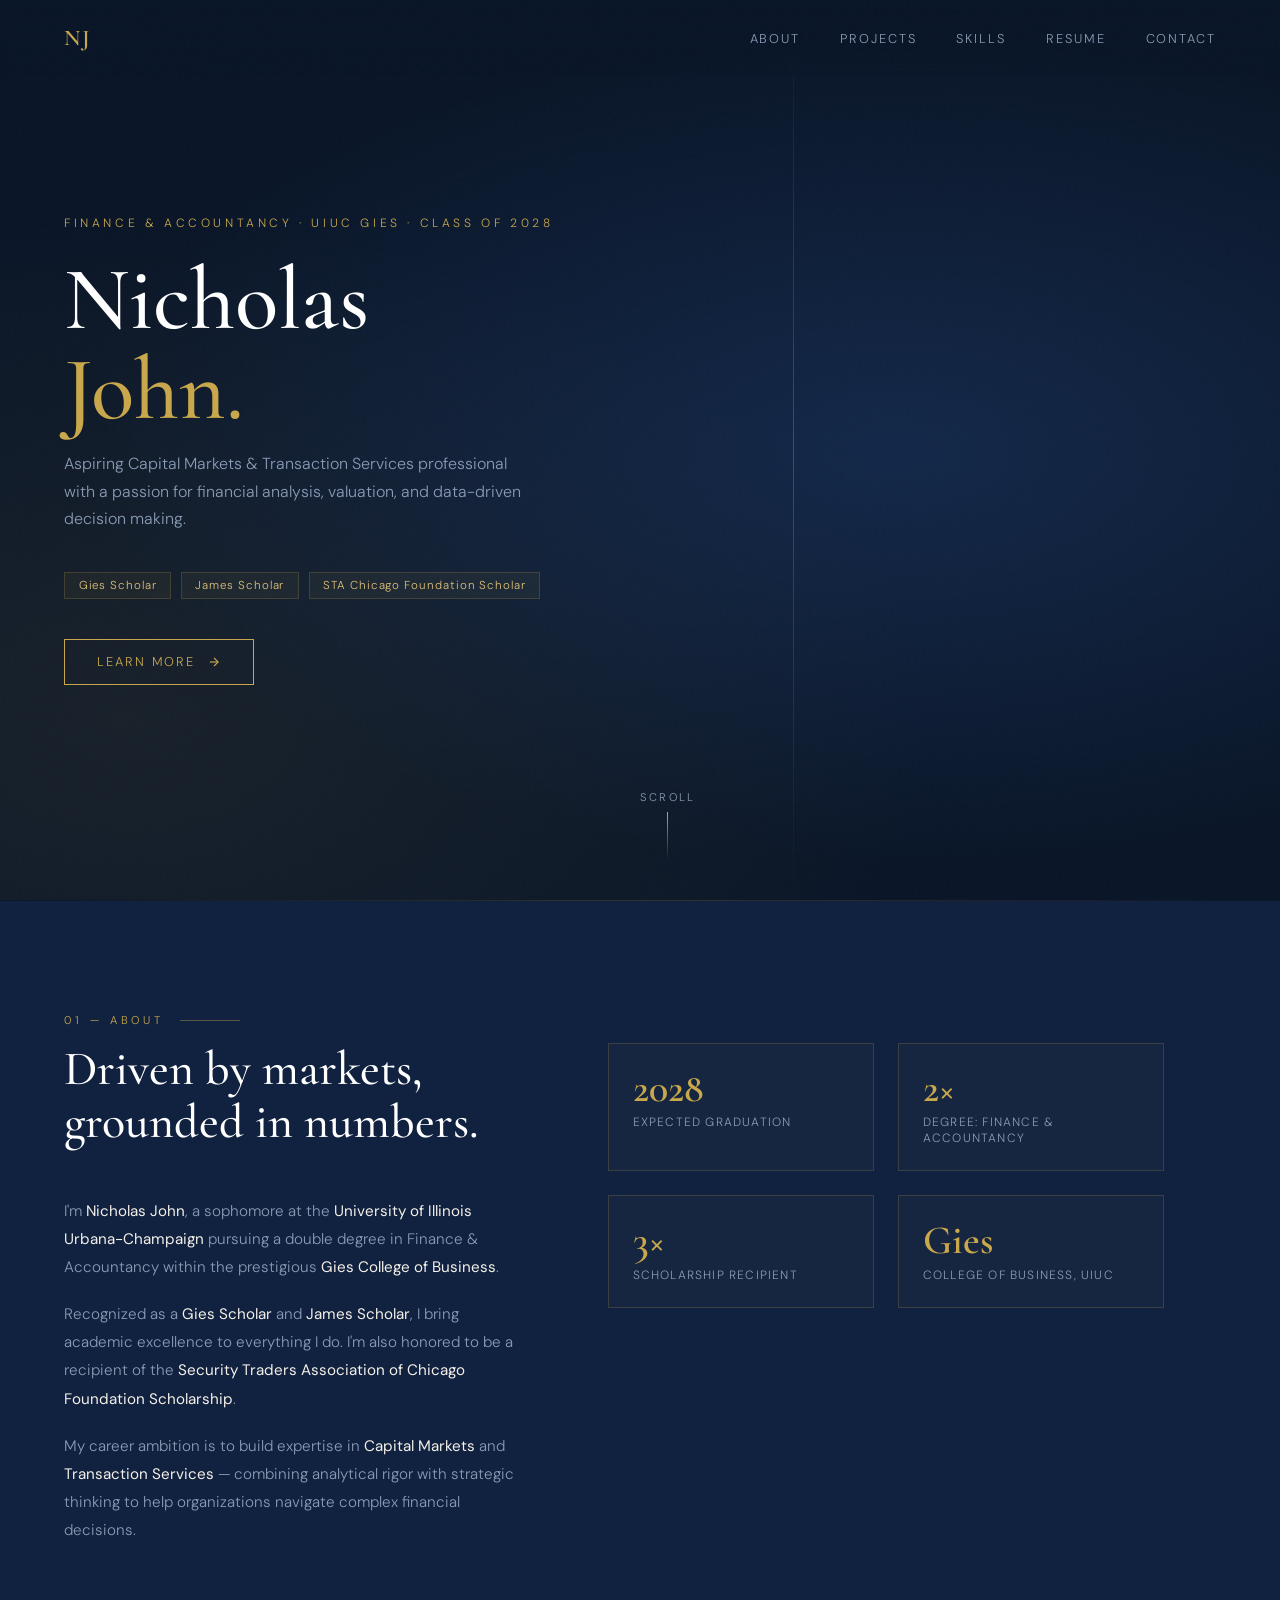
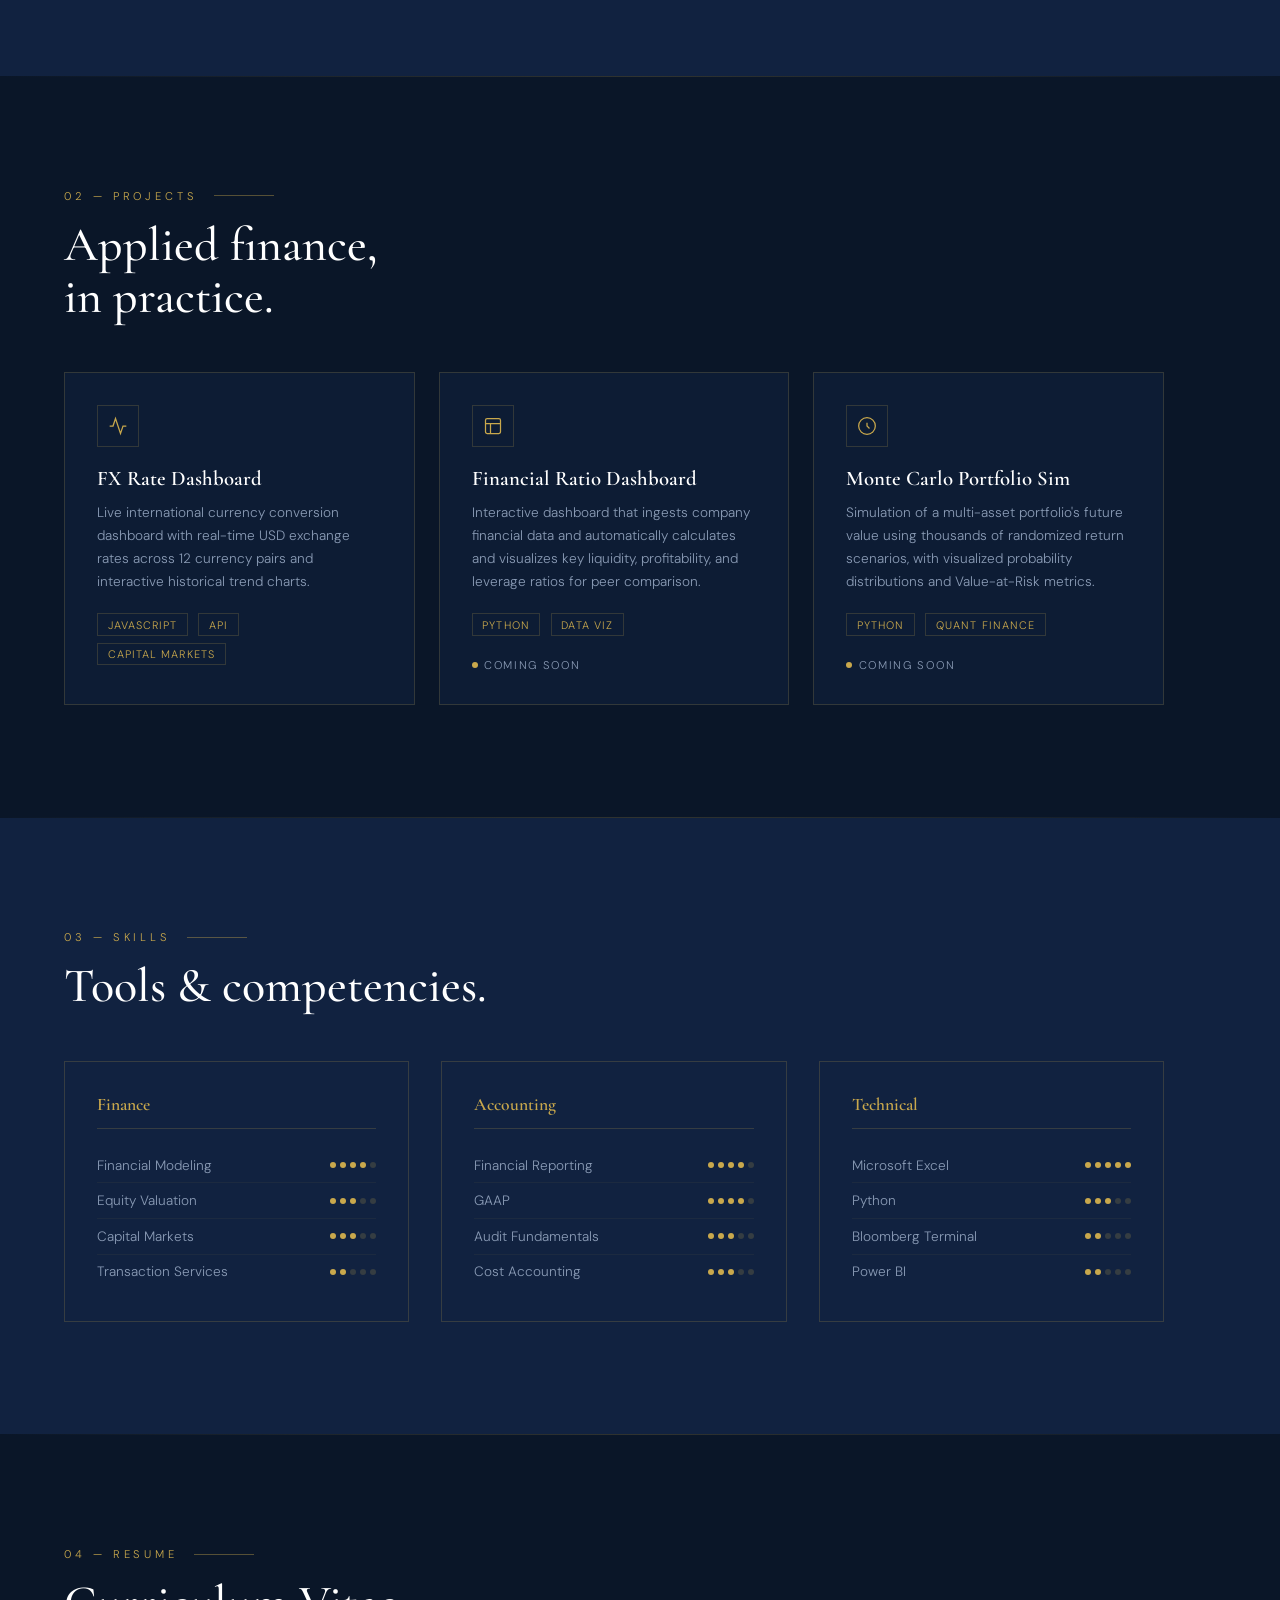
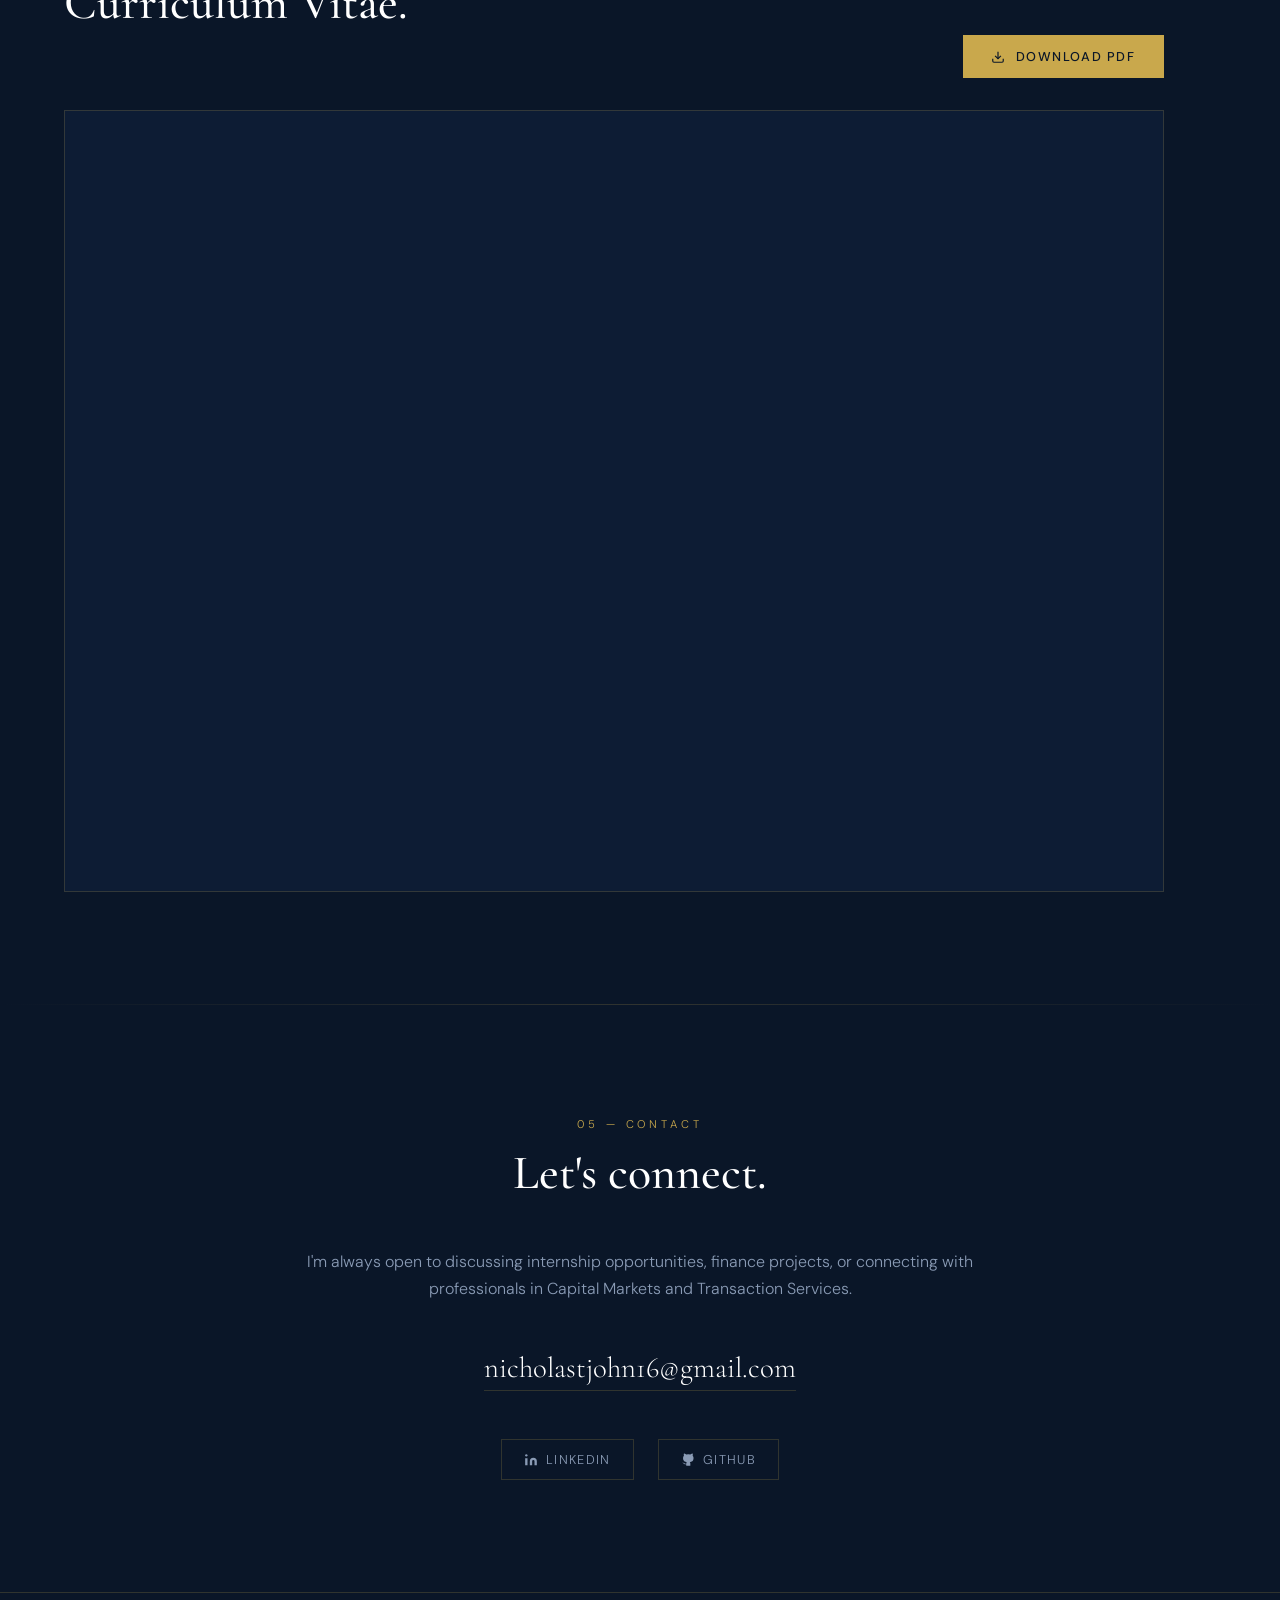
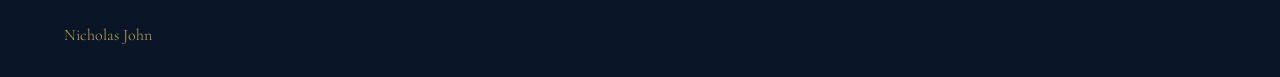
<file: index.html>
<!DOCTYPE html>
<html lang="en">
<head>
  <meta charset="UTF-8" />
  <meta name="viewport" content="width=device-width, initial-scale=1.0"/>
  <title>Nicholas John | Finance & Accountancy</title>
  <link href="https://fonts.googleapis.com/css2?family=Cormorant+Garamond:wght@300;400;500;600;700&family=DM+Sans:wght@300;400;500&display=swap" rel="stylesheet"/>
  <link rel="icon" href="data:image/svg+xml,<svg xmlns='http://www.w3.org/2000/svg' viewBox='0 0 100 100' style='background:%230a1628'><text x='50' y='72' font-size='55' text-anchor='middle' fill='%23c9a84c' font-family='serif'>NJ</text></svg>">
  <style>
    :root {
      --navy: #0a1628;
      --navy-mid: #112240;
      --navy-light: #1a3560;
      --gold: #c9a84c;
      --gold-light: #e2c47a;
      --cream: #f5f0e8;
      --cream-dark: #e8e0d0;
      --white: #ffffff;
      --text-muted: #8a9bb5;
      --border: rgba(201, 168, 76, 0.2);
    }

    *, *::before, *::after { box-sizing: border-box; margin: 0; padding: 0; }

    html { scroll-behavior: smooth; }

    body {
      background-color: var(--navy);
      color: var(--cream);
      font-family: 'DM Sans', sans-serif;
      font-weight: 300;
      overflow-x: hidden;
    }

    /* ── NOISE TEXTURE OVERLAY ── */
    body::before {
      content: '';
      position: fixed;
      inset: 0;
      background-image: url("data:image/svg+xml,%3Csvg viewBox='0 0 256 256' xmlns='http://www.w3.org/2000/svg'%3E%3Cfilter id='noise'%3E%3CfeTurbulence type='fractalNoise' baseFrequency='0.9' numOctaves='4' stitchTiles='stitch'/%3E%3C/filter%3E%3Crect width='100%25' height='100%25' filter='url(%23noise)' opacity='0.04'/%3E%3C/svg%3E");
      pointer-events: none;
      z-index: 1000;
      opacity: 0.4;
    }

    /* ── NAV ── */
    nav {
      position: fixed;
      top: 0; left: 0; right: 0;
      z-index: 100;
      padding: 1.5rem 4rem;
      display: flex;
      justify-content: space-between;
      align-items: center;
      background: linear-gradient(to bottom, rgba(10,22,40,0.98), transparent);
      backdrop-filter: blur(2px);
    }

    .nav-logo {
      font-family: 'Cormorant Garamond', serif;
      font-size: 1.4rem;
      font-weight: 600;
      color: var(--gold);
      letter-spacing: 0.08em;
      text-decoration: none;
    }

    .nav-links {
      display: flex;
      gap: 2.5rem;
      list-style: none;
    }

    .nav-links a {
      color: var(--text-muted);
      text-decoration: none;
      font-size: 0.8rem;
      letter-spacing: 0.15em;
      text-transform: uppercase;
      transition: color 0.3s;
    }

    .nav-links a:hover { color: var(--gold); }

    /* ── HERO ── */
    #hero {
      min-height: 100vh;
      display: flex;
      align-items: center;
      padding: 0 4rem;
      position: relative;
      overflow: hidden;
    }

    .hero-bg {
      position: absolute;
      inset: 0;
      background: radial-gradient(ellipse at 70% 50%, rgba(26,53,96,0.6) 0%, transparent 65%),
                  radial-gradient(ellipse at 10% 80%, rgba(201,168,76,0.08) 0%, transparent 50%);
    }

    .hero-line {
      position: absolute;
      right: 0;
      top: 0;
      bottom: 0;
      width: 1px;
      background: linear-gradient(to bottom, transparent, var(--gold), transparent);
      right: 38%;
      opacity: 0.3;
    }

    .hero-content {
      position: relative;
      z-index: 2;
      max-width: 680px;
    }

    .hero-eyebrow {
      font-size: 0.75rem;
      letter-spacing: 0.3em;
      text-transform: uppercase;
      color: var(--gold);
      margin-bottom: 1.5rem;
      opacity: 0;
      animation: fadeUp 0.8s 0.2s forwards;
    }

    .hero-name {
      font-family: 'Cormorant Garamond', serif;
      font-size: clamp(3.5rem, 7vw, 6rem);
      font-weight: 500;
      line-height: 1.0;
      color: var(--white);
      margin-bottom: 1rem;
      opacity: 0;
      animation: fadeUp 0.8s 0.4s forwards;
    }

    .hero-name span {
      color: var(--gold);
      display: block;
    }

    .hero-tagline {
      font-size: 1rem;
      color: var(--text-muted);
      line-height: 1.7;
      max-width: 460px;
      margin-bottom: 2.5rem;
      opacity: 0;
      animation: fadeUp 0.8s 0.6s forwards;
    }

    .hero-cta {
      display: inline-flex;
      align-items: center;
      gap: 0.75rem;
      padding: 0.85rem 2rem;
      border: 1px solid var(--gold);
      color: var(--gold);
      text-decoration: none;
      font-size: 0.8rem;
      letter-spacing: 0.15em;
      text-transform: uppercase;
      transition: all 0.3s;
      opacity: 0;
      animation: fadeUp 0.8s 0.8s forwards;
    }

    .hero-cta:hover {
      background: var(--gold);
      color: var(--navy);
    }

    .hero-cta svg { transition: transform 0.3s; }
    .hero-cta:hover svg { transform: translateX(4px); }

    .hero-scroll {
      position: absolute;
      bottom: 2.5rem;
      left: 50%;
      transform: translateX(-50%);
      display: flex;
      flex-direction: column;
      align-items: center;
      gap: 0.5rem;
      color: var(--text-muted);
      font-size: 0.7rem;
      letter-spacing: 0.2em;
      text-transform: uppercase;
      opacity: 0;
      animation: fadeUp 0.8s 1.2s forwards;
    }

    .scroll-line {
      width: 1px;
      height: 48px;
      background: linear-gradient(to bottom, var(--gold), transparent);
      animation: scrollPulse 2s ease-in-out infinite;
    }

    /* ── BADGES ── */
    .hero-badges {
      display: flex;
      flex-wrap: wrap;
      gap: 0.6rem;
      margin-bottom: 2.5rem;
      opacity: 0;
      animation: fadeUp 0.8s 0.7s forwards;
    }

    .badge {
      padding: 0.3rem 0.85rem;
      border: 1px solid var(--border);
      font-size: 0.72rem;
      letter-spacing: 0.08em;
      color: var(--gold-light);
      background: rgba(201,168,76,0.06);
    }

    /* ── SECTIONS ── */
    section {
      padding: 7rem 4rem;
      position: relative;
    }

    .section-label {
      font-size: 0.7rem;
      letter-spacing: 0.35em;
      text-transform: uppercase;
      color: var(--gold);
      margin-bottom: 1rem;
      display: flex;
      align-items: center;
      gap: 1rem;
    }

    .section-label::after {
      content: '';
      flex: 1;
      max-width: 60px;
      height: 1px;
      background: var(--gold);
      opacity: 0.4;
    }

    .section-title {
      font-family: 'Cormorant Garamond', serif;
      font-size: clamp(2rem, 4vw, 3rem);
      font-weight: 500;
      color: var(--white);
      line-height: 1.1;
      margin-bottom: 3rem;
    }

    /* ── ABOUT ── */
    #about {
      background: var(--navy-mid);
    }

    .about-grid {
      display: grid;
      grid-template-columns: 1fr 1.2fr;
      gap: 5rem;
      align-items: start;
      max-width: 1100px;
    }

    .about-text p {
      color: var(--text-muted);
      line-height: 1.85;
      margin-bottom: 1.2rem;
      font-size: 0.95rem;
    }

    .about-text p strong {
      color: var(--cream);
      font-weight: 400;
    }

    .about-stats {
      display: grid;
      grid-template-columns: 1fr 1fr;
      gap: 1.5rem;
    }

    .stat-card {
      border: 1px solid var(--border);
      padding: 1.5rem;
      background: rgba(201,168,76,0.03);
      transition: border-color 0.3s, transform 0.3s;
    }

    .stat-card:hover {
      border-color: var(--gold);
      transform: translateY(-4px);
    }

    .stat-number {
      font-family: 'Cormorant Garamond', serif;
      font-size: 2.5rem;
      font-weight: 600;
      color: var(--gold);
      line-height: 1;
      margin-bottom: 0.4rem;
    }

    .stat-label {
      font-size: 0.75rem;
      letter-spacing: 0.1em;
      color: var(--text-muted);
      text-transform: uppercase;
    }

    /* ── PROJECTS ── */
    #projects {
      background: var(--navy);
    }

    .projects-grid {
      display: grid;
      grid-template-columns: repeat(auto-fill, minmax(320px, 1fr));
      gap: 1.5rem;
      max-width: 1100px;
    }

    .project-card {
      border: 1px solid var(--border);
      padding: 2rem;
      background: rgba(17,34,64,0.5);
      transition: all 0.3s;
      position: relative;
      overflow: hidden;
    }

    .project-card::before {
      content: '';
      position: absolute;
      top: 0; left: 0; right: 0;
      height: 2px;
      background: var(--gold);
      transform: scaleX(0);
      transition: transform 0.3s;
    }

    .project-card:hover {
      border-color: rgba(201,168,76,0.5);
      transform: translateY(-6px);
      background: rgba(26,53,96,0.4);
    }

    .project-card:hover::before { transform: scaleX(1); }

    .project-icon {
      width: 42px;
      height: 42px;
      border: 1px solid var(--border);
      display: flex;
      align-items: center;
      justify-content: center;
      margin-bottom: 1.2rem;
      color: var(--gold);
      font-size: 1.1rem;
    }

    .project-title {
      font-family: 'Cormorant Garamond', serif;
      font-size: 1.3rem;
      font-weight: 600;
      color: var(--white);
      margin-bottom: 0.6rem;
    }

    .project-desc {
      font-size: 0.85rem;
      color: var(--text-muted);
      line-height: 1.7;
      margin-bottom: 1.2rem;
    }

    .project-tag {
      display: inline-block;
      font-size: 0.68rem;
      letter-spacing: 0.1em;
      text-transform: uppercase;
      color: var(--gold);
      border: 1px solid var(--border);
      padding: 0.2rem 0.6rem;
      margin-right: 0.4rem;
      margin-bottom: 0.4rem;
    }

    .project-coming {
      font-size: 0.7rem;
      letter-spacing: 0.15em;
      text-transform: uppercase;
      color: var(--text-muted);
      display: flex;
      align-items: center;
      gap: 0.4rem;
      margin-top: 1rem;
    }

    .coming-dot {
      width: 6px; height: 6px;
      border-radius: 50%;
      background: var(--gold);
      animation: pulse 2s infinite;
    }

    /* ── SKILLS ── */
    #skills {
      background: var(--navy-mid);
    }

    .skills-layout {
      display: grid;
      grid-template-columns: repeat(3, 1fr);
      gap: 2rem;
      max-width: 1100px;
    }

    .skill-group {
      border: 1px solid var(--border);
      padding: 2rem;
    }

    .skill-group-title {
      font-family: 'Cormorant Garamond', serif;
      font-size: 1.1rem;
      font-weight: 600;
      color: var(--gold);
      margin-bottom: 1.2rem;
      padding-bottom: 0.8rem;
      border-bottom: 1px solid var(--border);
    }

    .skill-item {
      display: flex;
      justify-content: space-between;
      align-items: center;
      padding: 0.55rem 0;
      border-bottom: 1px solid rgba(201,168,76,0.06);
      font-size: 0.85rem;
      color: var(--text-muted);
    }

    .skill-item:last-child { border-bottom: none; }

    .skill-dots {
      display: flex;
      gap: 4px;
    }

    .dot {
      width: 6px; height: 6px;
      border-radius: 50%;
      background: var(--border);
    }

    .dot.filled { background: var(--gold); }

    /* ── RESUME ── */
    #resume {
      background: var(--navy);
    }

    .resume-header {
      display: flex;
      justify-content: space-between;
      align-items: flex-end;
      max-width: 1100px;
      margin-bottom: 2rem;
      flex-wrap: wrap;
      gap: 1rem;
    }

    .resume-download {
      display: inline-flex;
      align-items: center;
      gap: 0.65rem;
      padding: 0.8rem 1.8rem;
      background: var(--gold);
      color: var(--navy);
      text-decoration: none;
      font-size: 0.8rem;
      font-weight: 500;
      letter-spacing: 0.12em;
      text-transform: uppercase;
      transition: background 0.3s, transform 0.2s;
    }

    .resume-download:hover {
      background: var(--gold-light);
      transform: translateY(-2px);
    }

    .resume-viewer {
      max-width: 1100px;
      border: 1px solid var(--border);
      background: rgba(17,34,64,0.5);
      overflow: hidden;
      position: relative;
    }

    .resume-viewer iframe {
      width: 100%;
      height: 780px;
      border: none;
      display: block;
    }

    .resume-fallback {
      display: none;
      padding: 4rem 2rem;
      text-align: center;
      color: var(--text-muted);
      font-size: 0.9rem;
    }

    .resume-fallback a {
      color: var(--gold);
      text-decoration: underline;
    }

    /* ── CONTACT ── */
    #contact {
      background: var(--navy);
    }

    .contact-inner {
      max-width: 680px;
      text-align: center;
      margin: 0 auto;
    }

    .contact-inner .section-label {
      justify-content: center;
    }

    .contact-inner .section-label::after { display: none; }

    .contact-text {
      color: var(--text-muted);
      font-size: 1rem;
      line-height: 1.7;
      margin-bottom: 3rem;
    }

    .contact-email {
      font-family: 'Cormorant Garamond', serif;
      font-size: 1.8rem;
      color: var(--white);
      text-decoration: none;
      border-bottom: 1px solid var(--border);
      padding-bottom: 0.3rem;
      transition: color 0.3s, border-color 0.3s;
      display: inline-block;
      margin-bottom: 3rem;
    }

    .contact-email:hover {
      color: var(--gold);
      border-color: var(--gold);
    }

    .contact-links {
      display: flex;
      justify-content: center;
      gap: 1.5rem;
    }

    .contact-link {
      display: flex;
      align-items: center;
      gap: 0.5rem;
      color: var(--text-muted);
      text-decoration: none;
      font-size: 0.8rem;
      letter-spacing: 0.1em;
      text-transform: uppercase;
      transition: color 0.3s;
      padding: 0.7rem 1.4rem;
      border: 1px solid var(--border);
    }

    .contact-link:hover { color: var(--gold); border-color: var(--gold); }

    /* ── FOOTER ── */
    footer {
      padding: 2rem 4rem;
      border-top: 1px solid var(--border);
      display: flex;
      justify-content: space-between;
      align-items: center;
      background: var(--navy);
    }

    .footer-name {
      font-family: 'Cormorant Garamond', serif;
      color: var(--gold);
      font-size: 1rem;
    }

    .footer-copy {
      color: var(--text-muted);
      font-size: 0.75rem;
    }

    /* ── DIVIDER ── */
    .gold-divider {
      width: 100%;
      height: 1px;
      background: linear-gradient(to right, transparent, var(--gold), transparent);
      opacity: 0.2;
    }

    /* ── ANIMATIONS ── */
    @keyframes fadeUp {
      from { opacity: 0; transform: translateY(24px); }
      to   { opacity: 1; transform: translateY(0); }
    }

    @keyframes scrollPulse {
      0%, 100% { opacity: 1; }
      50%       { opacity: 0.3; }
    }

    @keyframes pulse {
      0%, 100% { opacity: 1; transform: scale(1); }
      50%       { opacity: 0.5; transform: scale(1.3); }
    }

    /* ── RESPONSIVE ── */
    @media (max-width: 900px) {
      nav { padding: 1.2rem 2rem; }
      section { padding: 5rem 2rem; }
      #hero { padding: 0 2rem; }
      .about-grid { grid-template-columns: 1fr; gap: 3rem; }
      .skills-layout { grid-template-columns: 1fr; }
      footer { flex-direction: column; gap: 0.5rem; text-align: center; }
    }

    @media (max-width: 600px) {
      .nav-links { display: none; }
      .hero-name { font-size: 3rem; }
    }
  </style>
</head>
<body>

  <!-- NAV -->
  <nav>
    <a class="nav-logo" href="#">NJ</a>
    <ul class="nav-links">
      <li><a href="#about">About</a></li>
      <li><a href="#projects">Projects</a></li>
      <li><a href="#skills">Skills</a></li>
      <li><a href="#resume">Resume</a></li>
      <li><a href="#contact">Contact</a></li>
    </ul>
  </nav>

  <!-- HERO -->
  <section id="hero">
    <div class="hero-bg"></div>
    <div class="hero-line"></div>
    <div class="hero-content">
      <p class="hero-eyebrow">Finance &amp; Accountancy · UIUC Gies · Class of 2028</p>
      <h1 class="hero-name">
        Nicholas<span>John.</span>
      </h1>
      <p class="hero-tagline">
        Aspiring Capital Markets &amp; Transaction Services professional with a passion for financial analysis, valuation, and data-driven decision making.
      </p>
      <div class="hero-badges">
        <span class="badge">Gies Scholar</span>
        <span class="badge">James Scholar</span>
        <span class="badge">STA Chicago Foundation Scholar</span>
      </div>
      <a href="#about" class="hero-cta">
        Learn More
        <svg width="14" height="14" viewBox="0 0 24 24" fill="none" stroke="currentColor" stroke-width="2"><line x1="5" y1="12" x2="19" y2="12"/><polyline points="12 5 19 12 12 19"/></svg>
      </a>
    </div>
    <div class="hero-scroll">
      <span>Scroll</span>
      <div class="scroll-line"></div>
    </div>
  </section>

  <div class="gold-divider"></div>

  <!-- ABOUT -->
  <section id="about">
    <div class="section-label">01 — About</div>
    <div class="about-grid">
      <div>
        <h2 class="section-title">Driven by markets,<br>grounded in numbers.</h2>
        <div class="about-text">
          <p>
            I'm <strong>Nicholas John</strong>, a sophomore at the <strong>University of Illinois Urbana-Champaign</strong> pursuing a double degree in Finance &amp; Accountancy within the prestigious <strong>Gies College of Business</strong>.
          </p>
          <p>
            Recognized as a <strong>Gies Scholar</strong> and <strong>James Scholar</strong>, I bring academic excellence to everything I do. I'm also honored to be a recipient of the <strong>Security Traders Association of Chicago Foundation Scholarship</strong>.
          </p>
          <p>
            My career ambition is to build expertise in <strong>Capital Markets</strong> and <strong>Transaction Services</strong> — combining analytical rigor with strategic thinking to help organizations navigate complex financial decisions.
          </p>
        </div>
      </div>
      <div class="about-stats">
        <div class="stat-card">
          <div class="stat-number">2028</div>
          <div class="stat-label">Expected Graduation</div>
        </div>
        <div class="stat-card">
          <div class="stat-number">2×</div>
          <div class="stat-label">Degree: Finance &amp; Accountancy</div>
        </div>
        <div class="stat-card">
          <div class="stat-number">3×</div>
          <div class="stat-label">Scholarship Recipient</div>
        </div>
        <div class="stat-card">
          <div class="stat-number">Gies</div>
          <div class="stat-label">College of Business, UIUC</div>
        </div>
      </div>
    </div>
  </section>

  <div class="gold-divider"></div>

  <!-- PROJECTS -->
  <section id="projects">
    <div class="section-label">02 — Projects</div>
    <h2 class="section-title">Applied finance,<br>in practice.</h2>
    <div class="projects-grid">

      <a href="currency-dashboard.html" class="project-card" style="text-decoration:none; display:block;">
  <div class="project-icon">
    <svg width="20" height="20" viewBox="0 0 24 24" fill="none" stroke="currentColor" stroke-width="1.5"><polyline points="22 12 18 12 15 21 9 3 6 12 2 12"/></svg>
  </div>
  <div class="project-title">FX Rate Dashboard</div>
  <div class="project-desc">Live international currency conversion dashboard with real-time USD exchange rates across 12 currency pairs and interactive historical trend charts.</div>
  <span class="project-tag">JavaScript</span>
  <span class="project-tag">API</span>
  <span class="project-tag">Capital Markets</span>
</a>

      <div class="project-card">
        <div class="project-icon">
          <svg width="20" height="20" viewBox="0 0 24 24" fill="none" stroke="currentColor" stroke-width="1.5"><rect x="3" y="3" width="18" height="18" rx="2"/><path d="M3 9h18M9 21V9"/></svg>
        </div>
        <div class="project-title">Financial Ratio Dashboard</div>
        <div class="project-desc">Interactive dashboard that ingests company financial data and automatically calculates and visualizes key liquidity, profitability, and leverage ratios for peer comparison.</div>
        <span class="project-tag">Python</span>
        <span class="project-tag">Data Viz</span>
        <div class="project-coming"><span class="coming-dot"></span> Coming Soon</div>
      </div>

      <div class="project-card">
        <div class="project-icon">
          <svg width="20" height="20" viewBox="0 0 24 24" fill="none" stroke="currentColor" stroke-width="1.5"><circle cx="12" cy="12" r="10"/><path d="M12 8v4l3 3"/></svg>
        </div>
        <div class="project-title">Monte Carlo Portfolio Sim</div>
        <div class="project-desc">Simulation of a multi-asset portfolio's future value using thousands of randomized return scenarios, with visualized probability distributions and Value-at-Risk metrics.</div>
        <span class="project-tag">Python</span>
        <span class="project-tag">Quant Finance</span>
        <div class="project-coming"><span class="coming-dot"></span> Coming Soon</div>
      </div>

    </div>
  </section>

  <div class="gold-divider"></div>

  <!-- SKILLS -->
  <section id="skills">
    <div class="section-label">03 — Skills</div>
    <h2 class="section-title">Tools &amp; competencies.</h2>
    <div class="skills-layout">

      <div class="skill-group">
        <div class="skill-group-title">Finance</div>
        <div class="skill-item">Financial Modeling <div class="skill-dots"><span class="dot filled"></span><span class="dot filled"></span><span class="dot filled"></span><span class="dot filled"></span><span class="dot"></span></div></div>
        <div class="skill-item">Equity Valuation <div class="skill-dots"><span class="dot filled"></span><span class="dot filled"></span><span class="dot filled"></span><span class="dot"></span><span class="dot"></span></div></div>
        <div class="skill-item">Capital Markets <div class="skill-dots"><span class="dot filled"></span><span class="dot filled"></span><span class="dot filled"></span><span class="dot"></span><span class="dot"></span></div></div>
        <div class="skill-item">Transaction Services <div class="skill-dots"><span class="dot filled"></span><span class="dot filled"></span><span class="dot"></span><span class="dot"></span><span class="dot"></span></div></div>
      </div>

      <div class="skill-group">
        <div class="skill-group-title">Accounting</div>
        <div class="skill-item">Financial Reporting <div class="skill-dots"><span class="dot filled"></span><span class="dot filled"></span><span class="dot filled"></span><span class="dot filled"></span><span class="dot"></span></div></div>
        <div class="skill-item">GAAP <div class="skill-dots"><span class="dot filled"></span><span class="dot filled"></span><span class="dot filled"></span><span class="dot filled"></span><span class="dot"></span></div></div>
        <div class="skill-item">Audit Fundamentals <div class="skill-dots"><span class="dot filled"></span><span class="dot filled"></span><span class="dot filled"></span><span class="dot"></span><span class="dot"></span></div></div>
        <div class="skill-item">Cost Accounting <div class="skill-dots"><span class="dot filled"></span><span class="dot filled"></span><span class="dot filled"></span><span class="dot"></span><span class="dot"></span></div></div>
      </div>

      <div class="skill-group">
        <div class="skill-group-title">Technical</div>
        <div class="skill-item">Microsoft Excel <div class="skill-dots"><span class="dot filled"></span><span class="dot filled"></span><span class="dot filled"></span><span class="dot filled"></span><span class="dot filled"></span></div></div>
        <div class="skill-item">Python <div class="skill-dots"><span class="dot filled"></span><span class="dot filled"></span><span class="dot filled"></span><span class="dot"></span><span class="dot"></span></div></div>
        <div class="skill-item">Bloomberg Terminal <div class="skill-dots"><span class="dot filled"></span><span class="dot filled"></span><span class="dot"></span><span class="dot"></span><span class="dot"></span></div></div>
        <div class="skill-item">Power BI <div class="skill-dots"><span class="dot filled"></span><span class="dot filled"></span><span class="dot"></span><span class="dot"></span><span class="dot"></span></div></div>
      </div>

    </div>
  </section>

  <div class="gold-divider"></div>

  <!-- RESUME -->
  <section id="resume">
    <div class="resume-header">
      <div>
        <div class="section-label">04 — Resume</div>
        <h2 class="section-title">Curriculum Vitae.</h2>
      </div>
      <a href="resume.pdf" download="Nicholas_John_Resume.pdf" class="resume-download">
        <svg width="14" height="14" viewBox="0 0 24 24" fill="none" stroke="currentColor" stroke-width="2"><path d="M21 15v4a2 2 0 0 1-2 2H5a2 2 0 0 1-2-2v-4"/><polyline points="7 10 12 15 17 10"/><line x1="12" y1="15" x2="12" y2="3"/></svg>
        Download PDF
      </a>
    </div>
    <div class="resume-viewer">
      <iframe
        src="resume.pdf"
        title="Nicholas John Resume"
        onerror="this.style.display='none'; this.nextElementSibling.style.display='block';"
      ></iframe>
      <div class="resume-fallback">
        Unable to preview resume. <a href="resume.pdf" download>Click here to download it instead.</a>
      </div>
    </div>
  </section>

  <div class="gold-divider"></div>

  <!-- CONTACT -->
  <section id="contact">
    <div class="contact-inner">
      <div class="section-label">05 — Contact</div>
      <h2 class="section-title">Let's connect.</h2>
      <p class="contact-text">
        I'm always open to discussing internship opportunities, finance projects, or connecting with professionals in Capital Markets and Transaction Services.
      </p>
      <a href="#" class="contact-email" id="emailLink">Click to reveal email</a>
<script>
  const user = 'nicholastjohn16';
  const domain = 'gmail.com';
  const el = document.getElementById('emailLink');
  el.href = 'mailto:' + user + '@' + domain;
  el.textContent = user + '@' + domain;
</script>
      <div class="contact-links">
        <a href="https://www.linkedin.com/in/nicholas-john1/" target="_blank" class="contact-link">
          <svg width="14" height="14" viewBox="0 0 24 24" fill="currentColor"><path d="M16 8a6 6 0 0 1 6 6v7h-4v-7a2 2 0 0 0-2-2 2 2 0 0 0-2 2v7h-4v-7a6 6 0 0 1 6-6zM2 9h4v12H2z"/><circle cx="4" cy="4" r="2"/></svg>
          LinkedIn
        </a>
        <a href="https://github.com/nicholasjoh5987" target="_blank" class="contact-link">
          <svg width="14" height="14" viewBox="0 0 24 24" fill="currentColor"><path d="M9 19c-5 1.5-5-2.5-7-3m14 6v-3.87a3.37 3.37 0 0 0-.94-2.61c3.14-.35 6.44-1.54 6.44-7A5.44 5.44 0 0 0 20 4.77 5.07 5.07 0 0 0 19.91 1S18.73.65 16 2.48a13.38 13.38 0 0 0-7 0C6.27.65 5.09 1 5.09 1A5.07 5.07 0 0 0 5 4.77a5.44 5.44 0 0 0-1.5 3.78c0 5.42 3.3 6.61 6.44 7A3.37 3.37 0 0 0 9 18.13V22"/></svg>
          GitHub
        </a>
      </div>
    </div>
  </section>

  <!-- FOOTER -->
  <footer>
    <span class="footer-name">Nicholas John
</file>
